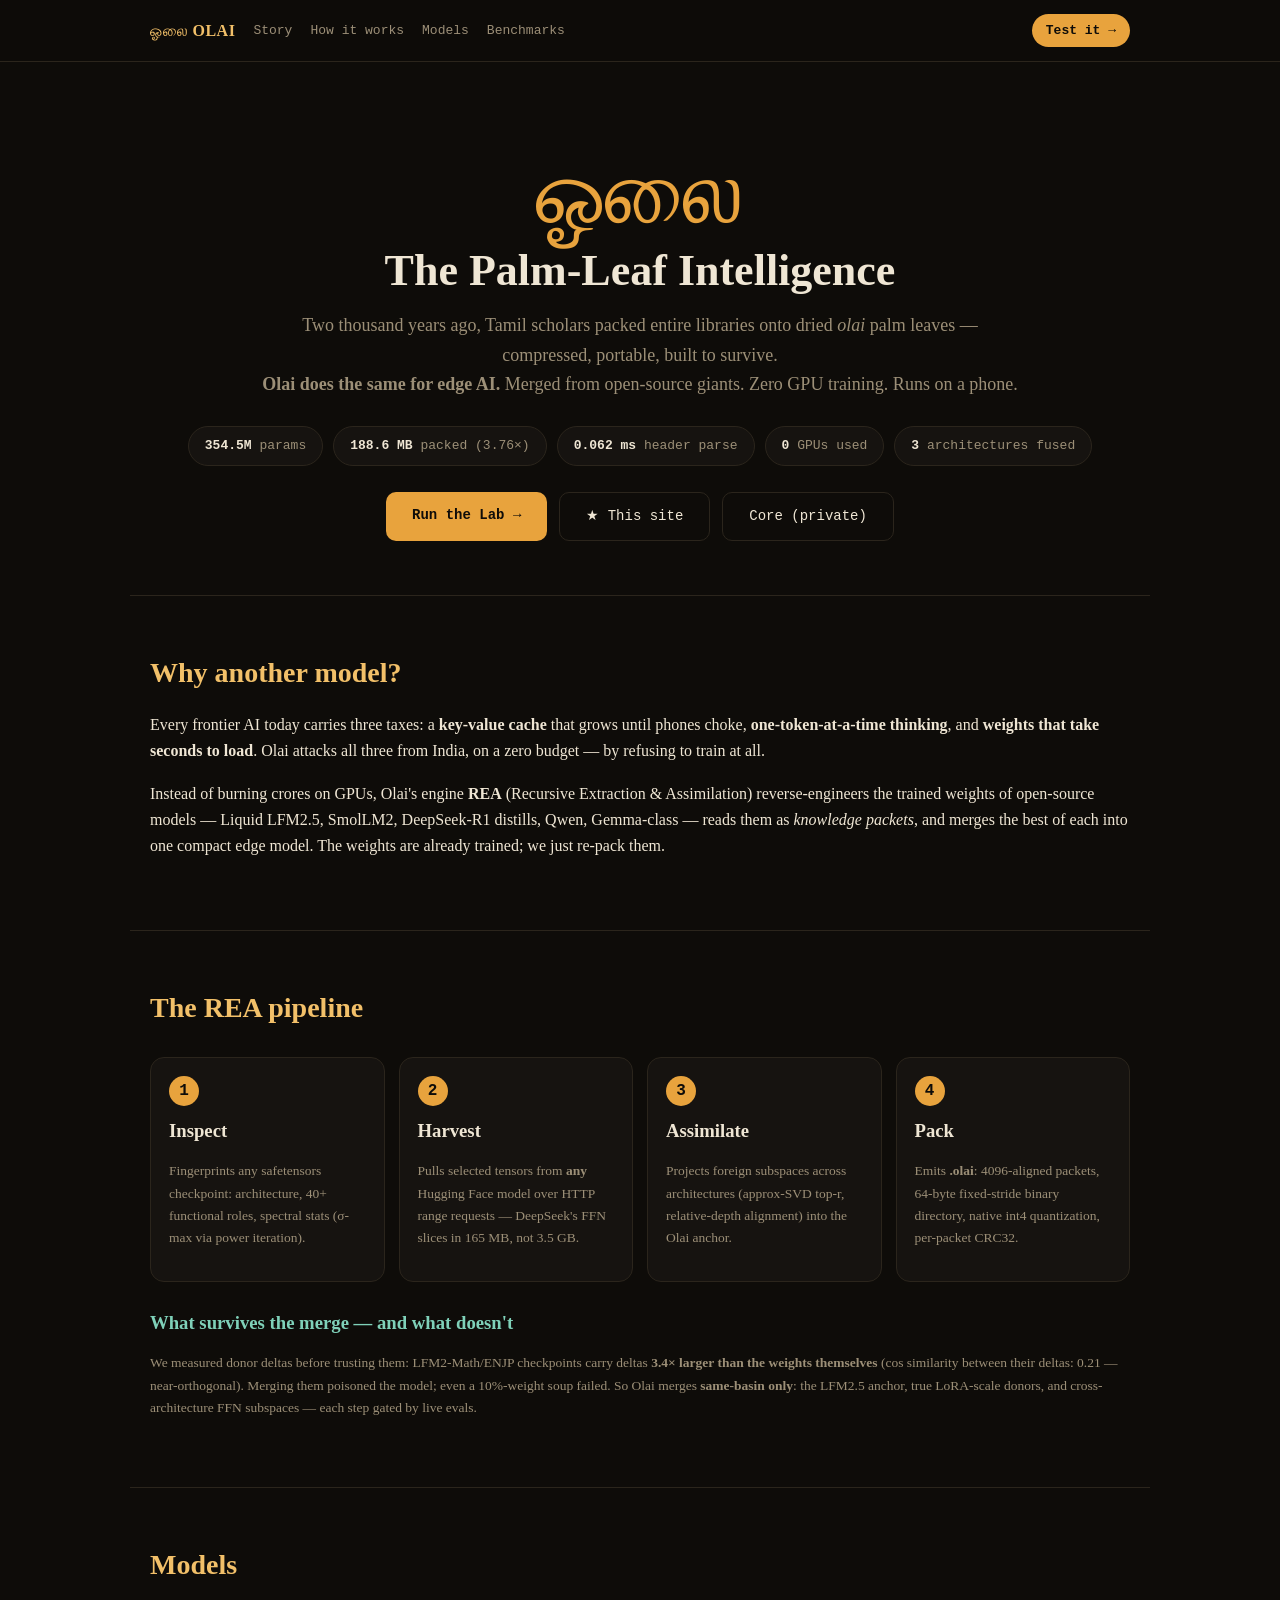
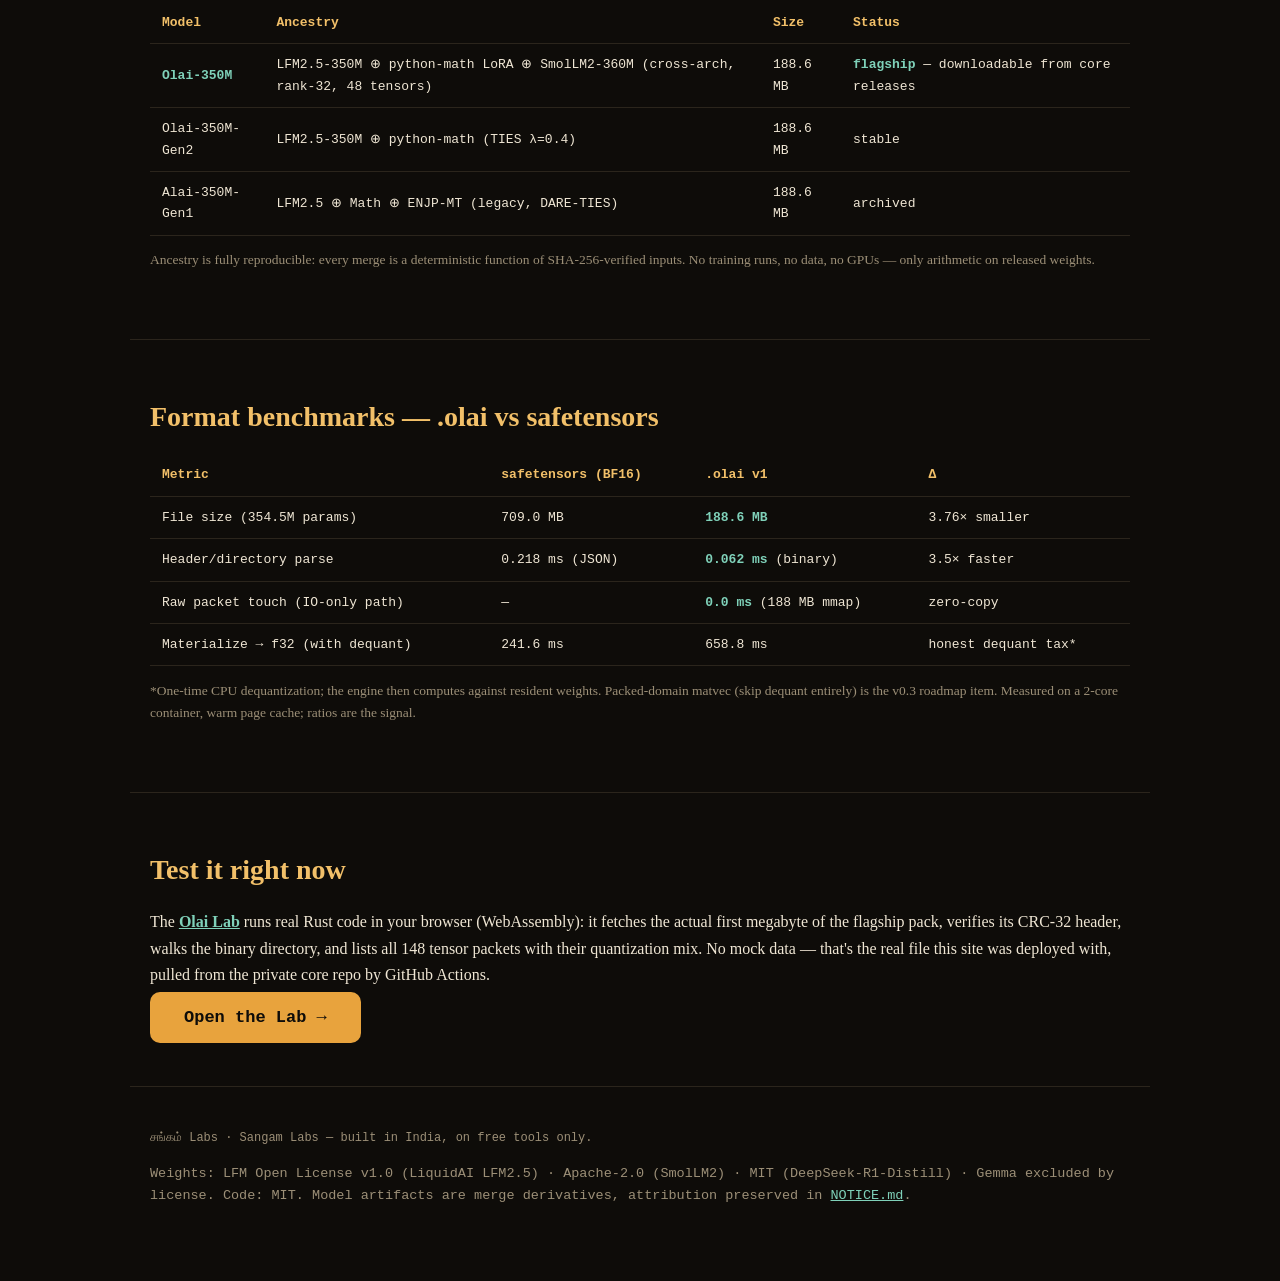
<file: index.html>
<!DOCTYPE html>
<html lang="en">
<head>
<meta charset="UTF-8">
<meta name="viewport" content="width=device-width, initial-scale=1.0">
<title>ஓலை Olai — The Palm-Leaf Intelligence</title>
<meta name="description" content="Olai (ஓலை) is India's edge AI: a 354.5M-parameter model merged from open-source giants by REA — zero GPU training — packed in the .olai format that loads 3.76× smaller. Test it in your browser.">
<link rel="stylesheet" href="style.css">
<link rel="icon" href="data:image/svg+xml,<svg xmlns='http://www.w3.org/2000/svg' viewBox='0 0 100 100'><text y='.9em' font-size='90'>🌴</text></svg>">
</head>
<body>
<header>
  <nav>
    <span class="brand">ஓலை <b>OLAI</b></span>
    <a href="index.html#story">Story</a>
    <a href="index.html#how">How it works</a>
    <a href="index.html#models">Models</a>
    <a href="index.html#bench">Benchmarks</a>
    <a class="cta" href="lab.html">Test it →</a>
  </nav>
</header>

<section class="hero">
  <p class="tamil">ஓலை</p>
  <h1>The Palm-Leaf Intelligence</h1>
  <p class="sub">Two thousand years ago, Tamil scholars packed entire libraries onto dried <em>olai</em> palm leaves — compressed, portable, built to survive.<br>
  <b>Olai does the same for edge AI.</b> Merged from open-source giants. Zero GPU training. Runs on a phone.</p>
  <div class="chips">
    <span class="chip"><b>354.5M</b> params</span>
    <span class="chip"><b>188.6 MB</b> packed (3.76×)</span>
    <span class="chip"><b>0.062 ms</b> header parse</span>
    <span class="chip"><b>0</b> GPUs used</span>
    <span class="chip"><b>3</b> architectures fused</span>
  </div>
  <div class="hero-actions">
    <a class="btn primary" href="lab.html">Run the Lab →</a>
    <a class="btn ghost" href="https://github.com/stromplayz/olai" >★ This site</a>
    <a class="btn ghost" href="https://github.com/stromplayz/olai-core">Core (private)</a>
  </div>
</section>

<section id="story">
  <h2>Why another model?</h2>
  <p>Every frontier AI today carries three taxes: a <b>key-value cache</b> that grows until phones choke, <b>one-token-at-a-time thinking</b>, and <b>weights that take seconds to load</b>. Olai attacks all three from India, on a zero budget — by refusing to train at all.</p>
  <p>Instead of burning crores on GPUs, Olai's engine <b>REA</b> (Recursive Extraction &amp; Assimilation) reverse-engineers the trained weights of open-source models — Liquid LFM2.5, SmolLM2, DeepSeek-R1 distills, Qwen, Gemma-class — reads them as <em>knowledge packets</em>, and merges the best of each into one compact edge model. The weights are already trained; we just re-pack them.</p>
</section>

<section id="how">
  <h2>The REA pipeline</h2>
  <div class="pipeline">
    <div class="step"><span>1</span><h3>Inspect</h3><p>Fingerprints any safetensors checkpoint: architecture, 40+ functional roles, spectral stats (σ-max via power iteration).</p></div>
    <div class="step"><span>2</span><h3>Harvest</h3><p>Pulls selected tensors from <b>any</b> Hugging Face model over HTTP range requests — DeepSeek's FFN slices in 165 MB, not 3.5 GB.</p></div>
    <div class="step"><span>3</span><h3>Assimilate</h3><p>Projects foreign subspaces across architectures (approx-SVD top-r, relative-depth alignment) into the Olai anchor.</p></div>
    <div class="step"><span>4</span><h3>Pack</h3><p>Emits <b>.olai</b>: 4096-aligned packets, 64-byte fixed-stride binary directory, native int4 quantization, per-packet CRC32.</p></div>
  </div>
  <h3 class="subhead">What survives the merge — and what doesn't</h3>
  <p class="small">We measured donor deltas before trusting them: LFM2-Math/ENJP checkpoints carry deltas <b>3.4× larger than the weights themselves</b> (cos similarity between their deltas: 0.21 — near-orthogonal). Merging them poisoned the model; even a 10%-weight soup failed. So Olai merges <b>same-basin only</b>: the LFM2.5 anchor, true LoRA-scale donors, and cross-architecture FFN subspaces — each step gated by live evals.</p>
</section>

<section id="models">
  <h2>Models</h2>
  <table>
    <tr><th>Model</th><th>Ancestry</th><th>Size</th><th>Status</th></tr>
    <tr><td><b>Olai-350M</b></td><td>LFM2.5-350M ⊕ python-math LoRA ⊕ SmolLM2-360M (cross-arch, rank-32, 48 tensors)</td><td>188.6 MB</td><td><b>flagship</b> — downloadable from core releases</td></tr>
    <tr><td>Olai-350M-Gen2</td><td>LFM2.5-350M ⊕ python-math (TIES λ=0.4)</td><td>188.6 MB</td><td>stable</td></tr>
    <tr><td>Alai-350M-Gen1</td><td>LFM2.5 ⊕ Math ⊕ ENJP-MT (legacy, DARE-TIES)</td><td>188.6 MB</td><td>archived</td></tr>
  </table>
  <p class="small">Ancestry is fully reproducible: every merge is a deterministic function of SHA-256-verified inputs. No training runs, no data, no GPUs — only arithmetic on released weights.</p>
</section>

<section id="bench">
  <h2>Format benchmarks — .olai vs safetensors</h2>
  <table>
    <tr><th>Metric</th><th>safetensors (BF16)</th><th>.olai v1</th><th>Δ</th></tr>
    <tr><td>File size (354.5M params)</td><td>709.0 MB</td><td><b>188.6 MB</b></td><td>3.76× smaller</td></tr>
    <tr><td>Header/directory parse</td><td>0.218 ms (JSON)</td><td><b>0.062 ms</b> (binary)</td><td>3.5× faster</td></tr>
    <tr><td>Raw packet touch (IO-only path)</td><td>—</td><td><b>0.0 ms</b> (188 MB mmap)</td><td>zero-copy</td></tr>
    <tr><td>Materialize → f32 (with dequant)</td><td>241.6 ms</td><td>658.8 ms</td><td>honest dequant tax*</td></tr>
  </table>
  <p class="small">*One-time CPU dequantization; the engine then computes against resident weights. Packed-domain matvec (skip dequant entirely) is the v0.3 roadmap item. Measured on a 2-core container, warm page cache; ratios are the signal.</p>
</section>

<section id="lab-cta">
  <h2>Test it right now</h2>
  <p>The <a href="lab.html"><b>Olai Lab</b></a> runs real Rust code in your browser (WebAssembly): it fetches the actual first megabyte of the flagship pack, verifies its CRC-32 header, walks the binary directory, and lists all 148 tensor packets with their quantization mix. No mock data — that's the real file this site was deployed with, pulled from the private core repo by GitHub Actions.</p>
  <a class="btn primary big" href="lab.html">Open the Lab →</a>
</section>

<footer>
  <p>சங்கம் Labs · Sangam Labs — built in India, on free tools only.</p>
  <p class="small">Weights: LFM Open License v1.0 (LiquidAI LFM2.5) · Apache-2.0 (SmolLM2) · MIT (DeepSeek-R1-Distill) · Gemma excluded by license. Code: MIT. Model artifacts are merge derivatives, attribution preserved in <a href="https://github.com/stromplayz/olai/blob/main/NOTICE.md">NOTICE.md</a>.</p>
</footer>
</body>
</html>
</file>
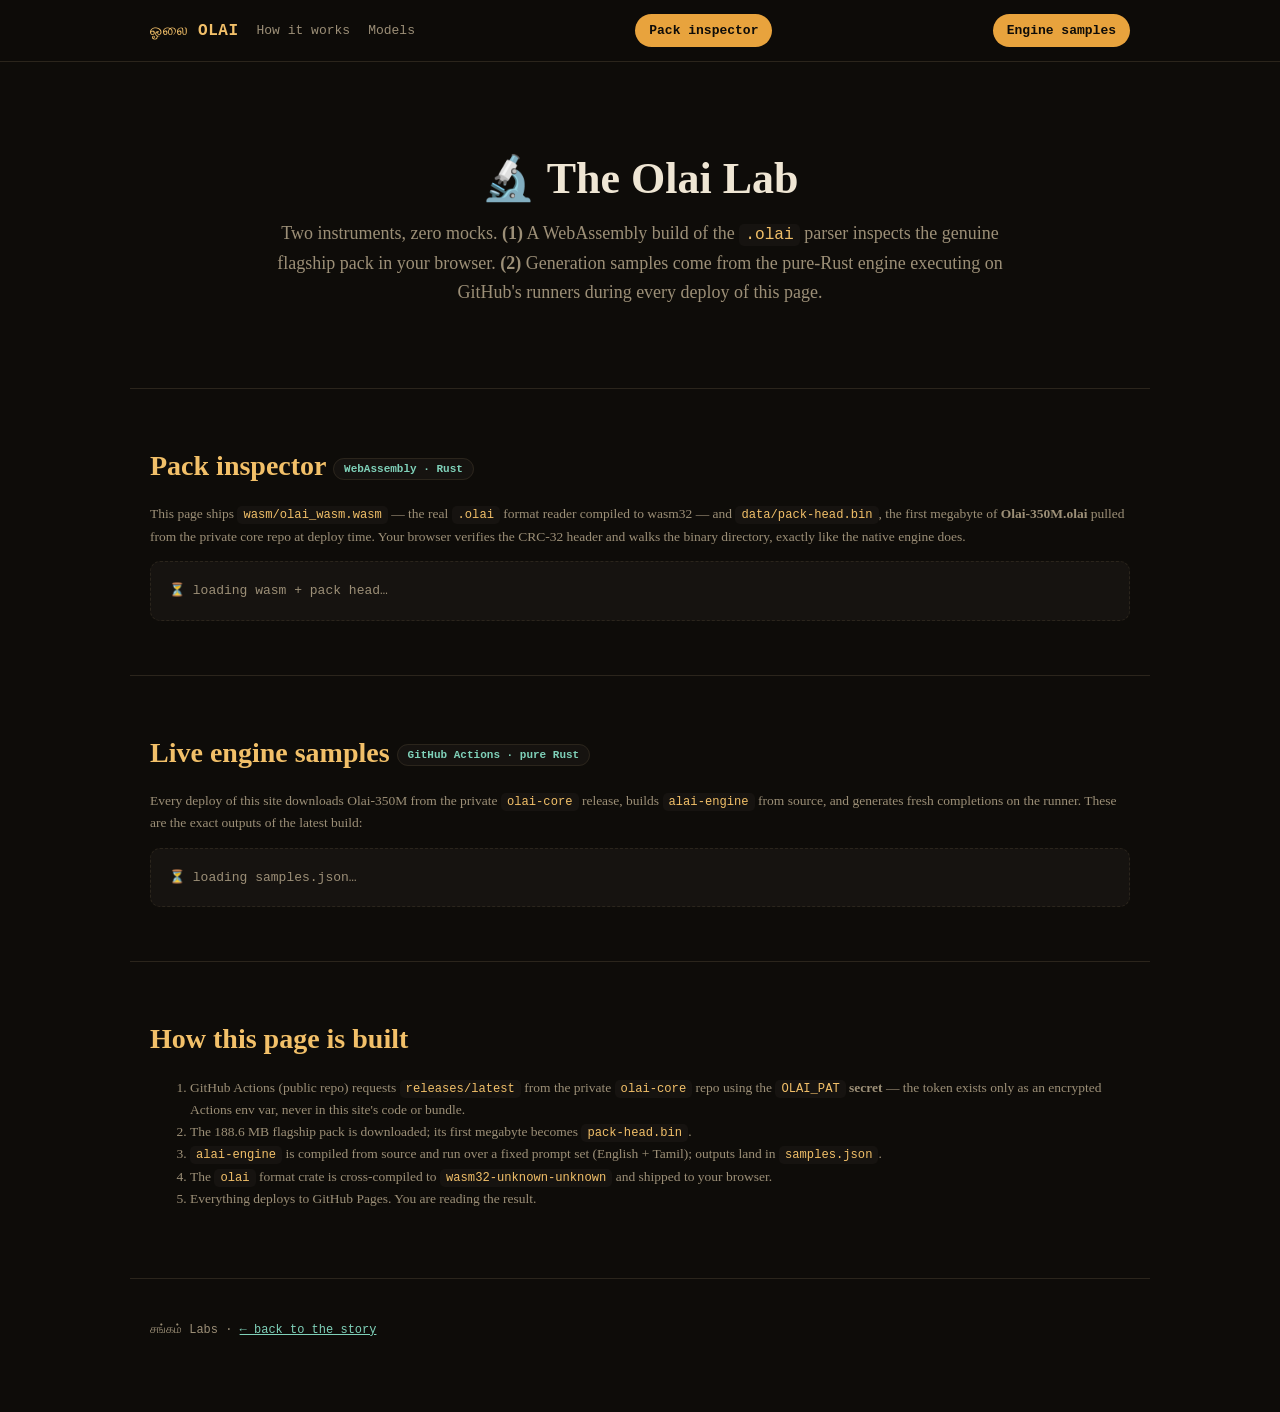
<file: lab.html>
<!DOCTYPE html>
<html lang="en">
<head>
<meta charset="UTF-8">
<meta name="viewport" content="width=device-width, initial-scale=1.0">
<title>Olai Lab — test the model in your browser</title>
<meta name="description" content="Run real Rust code on the real Olai-350M .olai pack in your browser: CRC verification, binary directory walk, tensor inventory. Plus live engine samples generated on GitHub Actions.">
<link rel="stylesheet" href="style.css">
</head>
<body>
<header>
  <nav>
    <a class="brand" href="index.html">ஓலை <b>OLAI</b></a>
    <a href="index.html#how">How it works</a>
    <a href="index.html#models">Models</a>
    <a class="cta" href="#inspector">Pack inspector</a>
    <a class="cta" href="#samples">Engine samples</a>
  </nav>
</header>

<section class="hero">
  <h1>🔬 The Olai Lab</h1>
  <p class="sub">Two instruments, zero mocks. <b>(1)</b> A WebAssembly build of the <code>.olai</code> parser inspects the genuine flagship pack in your browser. <b>(2)</b> Generation samples come from the pure-Rust engine executing on GitHub's runners during every deploy of this page.</p>
</section>

<section id="inspector">
  <h2>Pack inspector <span class="pill">WebAssembly · Rust</span></h2>
  <p class="small">This page ships <code>wasm/olai_wasm.wasm</code> — the real <code>.olai</code> format reader compiled to wasm32 — and <code>data/pack-head.bin</code>, the first megabyte of <b>Olai-350M.olai</b> pulled from the private core repo at deploy time. Your browser verifies the CRC-32 header and walks the binary directory, exactly like the native engine does.</p>
  <div id="inspector-status" class="status">⏳ loading wasm + pack head…</div>
  <div id="inspector-out" hidden>
    <div class="chips" id="pack-chips"></div>
    <div class="quantbar" id="quantbar"></div>
    <input id="tensor-filter" type="text" placeholder="filter tensors… (e.g. feed_forward, self_attn, layers.10)" />
    <div class="tablewrap"><table id="tensor-table"></table></div>
  </div>
</section>

<section id="samples">
  <h2>Live engine samples <span class="pill">GitHub Actions · pure Rust</span></h2>
  <p class="small">Every deploy of this site downloads Olai-350M from the private <code>olai-core</code> release, builds <code>alai-engine</code> from source, and generates fresh completions on the runner. These are the exact outputs of the latest build:</p>
  <div id="samples-out" class="status">⏳ loading samples.json…</div>
</section>

<section id="provenance">
  <h2>How this page is built</h2>
  <ol class="small">
    <li>GitHub Actions (public repo) requests <code>releases/latest</code> from the private <code>olai-core</code> repo using the <code>OLAI_PAT</code> <b>secret</b> — the token exists only as an encrypted Actions env var, never in this site's code or bundle.</li>
    <li>The 188.6 MB flagship pack is downloaded; its first megabyte becomes <code>pack-head.bin</code>.</li>
    <li><code>alai-engine</code> is compiled from source and run over a fixed prompt set (English + Tamil); outputs land in <code>samples.json</code>.</li>
    <li>The <code>olai</code> format crate is cross-compiled to <code>wasm32-unknown-unknown</code> and shipped to your browser.</li>
    <li>Everything deploys to GitHub Pages. You are reading the result.</li>
  </ol>
</section>

<footer>
  <p>சங்கம் Labs · <a href="index.html">← back to the story</a></p>
</footer>

<script>
// ---------- WASM pack inspector ----------
(async () => {
  const status = document.getElementById('inspector-status');
  const out = document.getElementById('inspector-out');
  try {
    const [wasmBuf, head] = await Promise.all([
      fetch('wasm/olai_wasm.wasm').then(r => {
        if (!r.ok) throw new Error('wasm not found');
        return r.arrayBuffer();
      }),
      fetch('data/pack-head.bin').then(r => {
        if (!r.ok) throw new Error('pack head not found');
        return r.arrayBuffer();
      }),
    ]);
    const { instance } = await WebAssembly.instantiate(wasmBuf, {});
    const e = instance.exports;

    const scratch = e.olaiw_alloc(head.byteLength);
    new Uint8Array(e.memory.buffer).set(new Uint8Array(head), scratch);
    const h = e.olaiw_open(scratch, head.byteLength);
    if (!h) throw new Error('CRC/magic verification FAILED');

    const outCap = 1 << 20;
    const outPtr = e.olaiw_alloc(outCap);
    const n = e.olaiw_summary_json(h, outPtr, outCap);
    if (n < 0) throw new Error('summary overflow');
    const summary = JSON.parse(new TextDecoder().decode(new Uint8Array(e.memory.buffer).slice(outPtr, outPtr + n)));

    // chips
    const chips = document.getElementById('pack-chips');
    chips.innerHTML = [
      `<span class="chip ok"><b>✓ CRC valid</b> (header)</span>`,
      `<span class="chip"><b>${summary.dir_count}</b> tensors</span>`,
      `<span class="chip"><b>.olai v${summary.version}</b></span>`,
      `<span class="chip">payload @ <b>${(summary.payload_offset/1024).toFixed(0)} KiB</b></span>`,
      `<span class="chip">head shipped: <b>${(summary.head_bytes/1048576).toFixed(1)} MB</b> of 188.6 MB</span>`,
    ].join('');

    // quant mix bar
    const mix = {};
    summary.tensors.forEach(t => mix[t.quant] = (mix[t.quant] || 0) + 1);
    const total = summary.dir_count;
    const colors = { I4_SYM: '#e8a33d', I8_SYM: '#7fd1b9', RAW: '#5b8bd0' };
    const bar = document.getElementById('quantbar');
    bar.innerHTML = Object.entries(mix).map(([q, c]) =>
      `<span class="seg" style="width:${(c/total*100).toFixed(1)}%;background:${colors[q] || '#888'}" title="${q}: ${c}"></span>`).join('')
      + `<span class="quantlegend">` + Object.entries(mix).map(([q, c]) =>
          `<i style="background:${colors[q] || '#888'}"></i>${q} ×${c}`).join(' ') + `</span>`;

    // tensor table + filter
    const table = document.getElementById('tensor-table');
    const filter = document.getElementById('tensor-filter');
    const render = () => {
      const q = (filter.value || '').toLowerCase();
      const rows = summary.tensors.filter(t => !q || t.name.toLowerCase().includes(q)).slice(0, 160);
      table.innerHTML = '<tr><th>#</th><th>tensor</th><th>dims</th><th>encoding</th><th>packet bytes</th><th>crc32</th></tr>'
        + rows.map(t => `<tr><td>${t.i}</td><td class="mono">${t.name}</td><td>${t.dims.join('×')}</td><td>${t.quant}${t.group ? '·g' + t.group : ''}</td><td>${t.nbytes.toLocaleString()}</td><td class="mono">${t.crc}</td></tr>').join('')
        + (rows.length === 0 ? '<tr><td colspan="6">no match</td></tr>' : '');
    };
    filter.addEventListener('input', render);
    render();

    status.hidden = true;
    out.hidden = false;
  } catch (err) {
    status.innerHTML = `⚠️ ${err.message} — the deploy may still be building the wasm artifact. Samples below work regardless.`;
  }
})();

// ---------- engine samples ----------
(async () => {
  const el = document.getElementById('samples-out');
  try {
    const r = await fetch('data/samples.json');
    if (!r.ok) throw new Error('samples.json not found');
    const d = await r.json();
    el.className = '';
    el.innerHTML = `<p class="small">model <b>${d.model}</b> · engine <b>${d.engine}</b> · runner <b>${d.runner}</b> · generated <b>${d.generated}</b></p>`
      + d.samples.map(s => `
        <div class="sample">
          <div class="prompt">▸ ${s.prompt}</div>
          <div class="reply">${s.reply.replace(/&/g, '&amp;').replace(/</g, '&lt;')}</div>
          <div class="meta">${s.max_new} tokens · ${s.secs}s · ${(s.max_new / s.secs).toFixed(1)} tok/s</div>
        </div>`).join('');
  } catch (err) {
    el.innerHTML = `⚠️ ${err.message} — deploy may still be running. Refresh in a minute.`;
  }
})();
</script>
</body>
</html>
</file>
<file: style.css>
/* ஓலை Olai — palm-leaf dark theme: ink black, dried-leaf amber, wave teal */
:root {
  --bg: #0e0c09;
  --bg2: #161310;
  --ink: #efe6d4;
  --muted: #9c8f77;
  --leaf: #e8a33d;
  --leaf2: #f2c069;
  --wave: #7fd1b9;
  --line: #2b251c;
  --mono: ui-monospace, "SFMono-Regular", Menlo, Consolas, monospace;
}
* { box-sizing: border-box; }
html { scroll-behavior: smooth; }
body {
  margin: 0; background: var(--bg); color: var(--ink);
  font: 16px/1.65 "Iowan Old Style", Georgia, "Noto Serif", serif;
  -webkit-font-smoothing: antialiased;
}
header {
  position: sticky; top: 0; z-index: 9; backdrop-filter: blur(8px);
  background: rgba(14,12,9,.82); border-bottom: 1px solid var(--line);
}
nav { max-width: 1020px; margin: 0 auto; padding: 14px 20px; display: flex; gap: 18px; align-items: center; }
nav a { color: var(--muted); text-decoration: none; font-family: var(--mono); font-size: 13px; }
nav a:hover { color: var(--ink); }
.brand { color: var(--leaf2) !important; font-size: 16px !important; letter-spacing: .5px; }
nav .cta { margin-left: auto; color: var(--bg); background: var(--leaf); padding: 6px 14px; border-radius: 99px; font-weight: 700; }
section { max-width: 1020px; margin: 0 auto; padding: 54px 20px; border-bottom: 1px solid var(--line); }
h1 { font-size: 44px; margin: 8px 0; line-height: 1.15; }
h2 { font-size: 28px; margin: 0 0 14px; color: var(--leaf2); }
h3 { margin: 18px 0 6px; }
.subhead { color: var(--wave); }
.hero { padding-top: 84px; text-align: center; }
.tamil { font-size: 92px; margin: 0; color: var(--leaf); line-height: 1; }
.sub { color: var(--muted); font-size: 18px; max-width: 760px; margin: 14px auto 26px; }
.chips { display: flex; flex-wrap: wrap; gap: 10px; justify-content: center; margin: 22px 0; }
.chip { background: var(--bg2); border: 1px solid var(--line); border-radius: 99px; padding: 8px 16px; font-family: var(--mono); font-size: 13px; color: var(--muted); }
.chip b { color: var(--ink); }
.chip.ok { border-color: var(--wave); }
.hero-actions { display: flex; gap: 12px; justify-content: center; margin-top: 26px; flex-wrap: wrap; }
.btn { text-decoration: none; padding: 12px 26px; border-radius: 10px; font-family: var(--mono); font-size: 14px; }
.btn.primary { background: var(--leaf); color: var(--bg); font-weight: 800; }
.btn.ghost { border: 1px solid var(--line); color: var(--ink); }
.btn.big { font-size: 17px; padding: 16px 34px; }
.pipeline { display: grid; grid-template-columns: repeat(auto-fit, minmax(210px, 1fr)); gap: 14px; margin: 26px 0; }
.step { background: var(--bg2); border: 1px solid var(--line); border-radius: 14px; padding: 18px; }
.step span { display: inline-grid; place-items: center; width: 30px; height: 30px; border-radius: 50%; background: var(--leaf); color: var(--bg); font-family: var(--mono); font-weight: 800; }
.step h3 { margin: 10px 0 6px; }
.step p, .small { font-size: 13.5px; color: var(--muted); }
table { width: 100%; border-collapse: collapse; font-family: var(--mono); font-size: 13px; }
th, td { text-align: left; padding: 10px 12px; border-bottom: 1px solid var(--line); }
th { color: var(--leaf2); font-weight: 600; }
td b { color: var(--wave); }
.tablewrap { max-height: 430px; overflow: auto; border: 1px solid var(--line); border-radius: 10px; margin-top: 12px; }
.pill { font-family: var(--mono); font-size: 11px; background: var(--bg2); border: 1px solid var(--line); padding: 4px 10px; border-radius: 99px; color: var(--wave); vertical-align: middle; }
.status { background: var(--bg2); border: 1px dashed var(--line); padding: 18px; border-radius: 10px; color: var(--muted); font-family: var(--mono); font-size: 13px; }
#tensor-filter { width: 100%; margin-top: 14px; background: var(--bg2); color: var(--ink); border: 1px solid var(--line); border-radius: 8px; padding: 10px 14px; font-family: var(--mono); font-size: 13px; }
.mono { font-family: var(--mono); font-size: 12px; }
.quantbar { display: flex; height: 16px; border-radius: 8px; overflow: hidden; margin-top: 16px; border: 1px solid var(--line); }
.quantbar .seg { display: block; height: 100%; }
.quantlegend { margin-left: 10px; font-family: var(--mono); font-size: 11px; color: var(--muted); display: inline-flex; align-items: center; }
.quantlegend i { display: inline-block; width: 10px; height: 10px; border-radius: 2px; margin: 0 4px 0 10px; }
.sample { background: var(--bg2); border: 1px solid var(--line); border-left: 3px solid var(--leaf); border-radius: 10px; padding: 14px 18px; margin: 14px 0; }
.sample .prompt { font-family: var(--mono); color: var(--wave); font-size: 13px; }
.sample .reply { margin: 8px 0 6px; font-size: 16px; }
.sample .meta { font-family: var(--mono); font-size: 11px; color: var(--muted); }
code { font-family: var(--mono); font-size: .9em; background: var(--bg2); padding: 2px 6px; border-radius: 5px; color: var(--leaf2); }
a { color: var(--wave); }
ol.small { color: var(--muted); }
footer { max-width: 1020px; margin: 0 auto; padding: 30px 20px 60px; color: var(--muted); font-family: var(--mono); font-size: 12px; }
</file>
